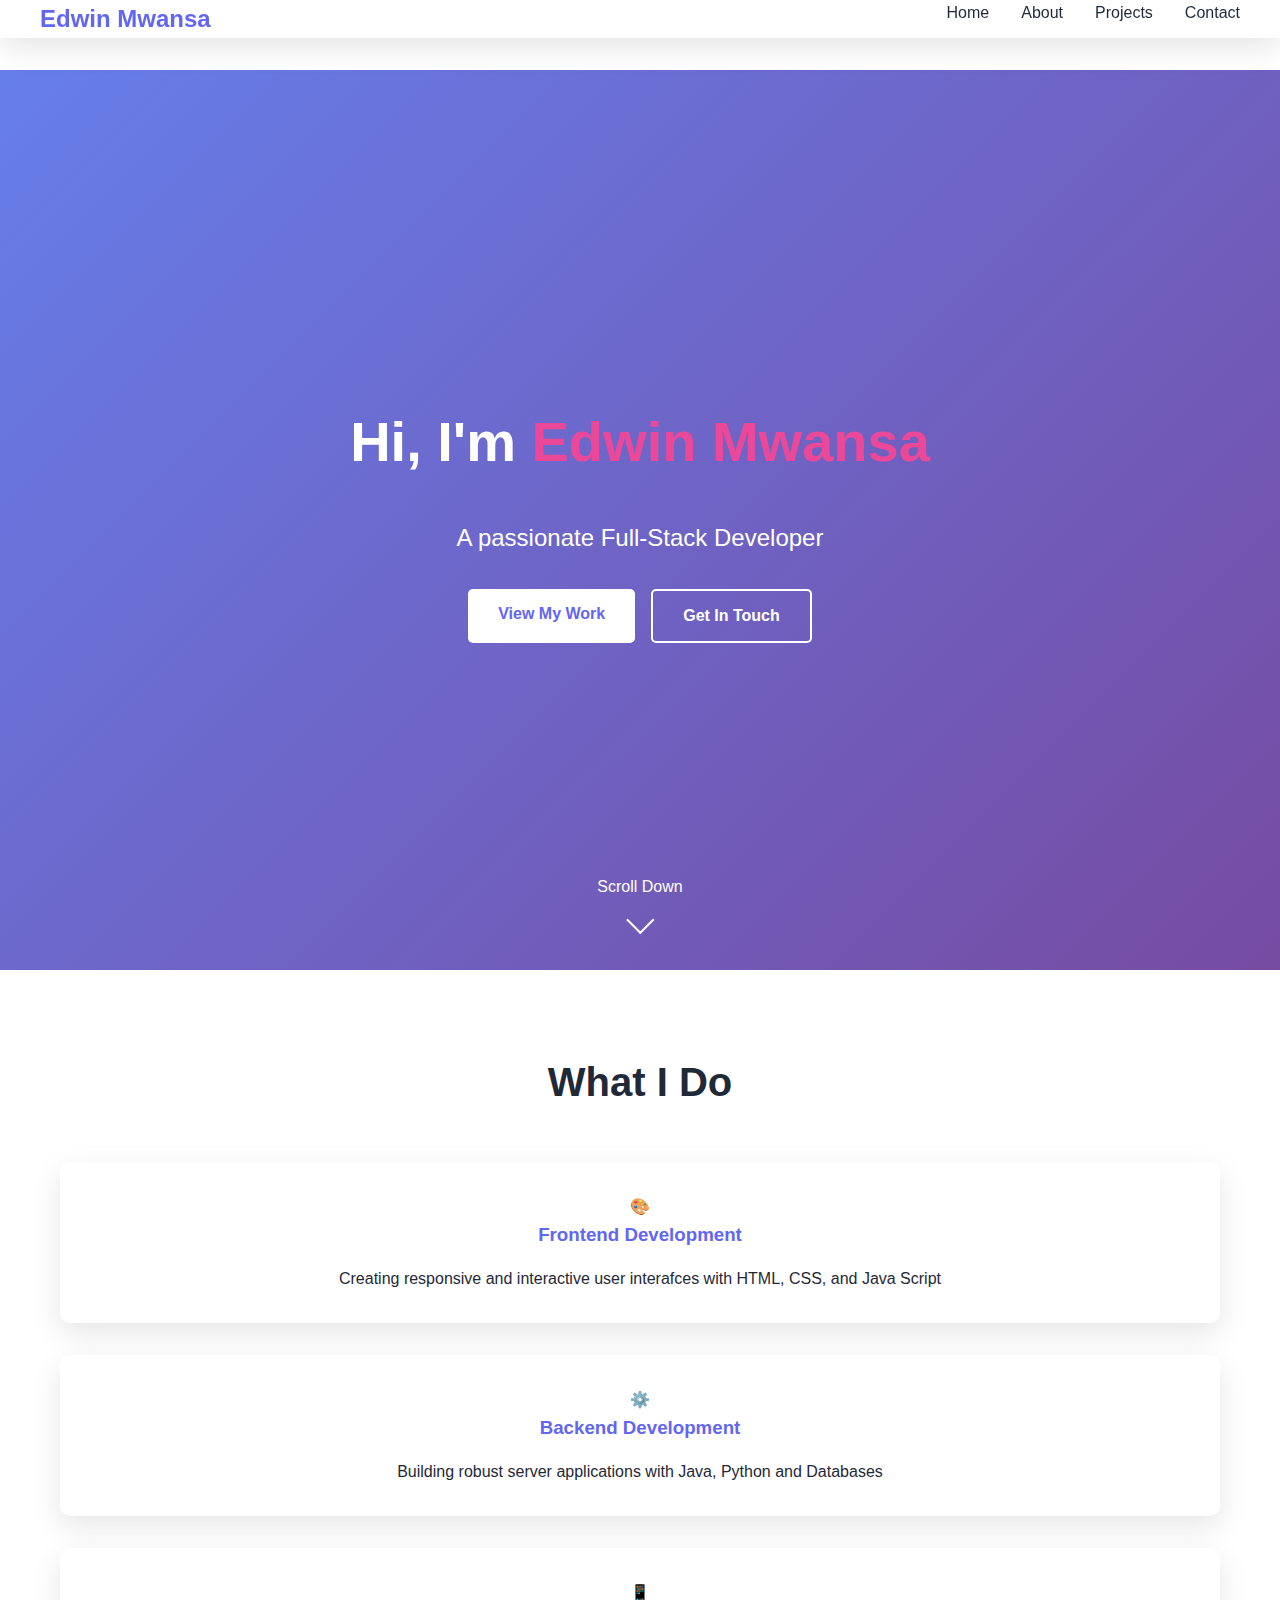
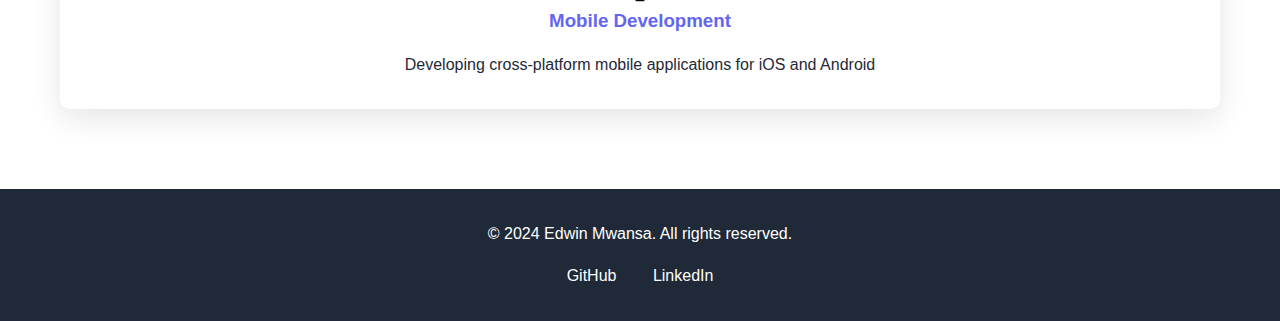
<file: index.html>
<!DOCTYPE html>
<html lang="en">
<head>    
    <meta charset="UTF-8">
    <meta name="viewport" content="width=device-width", initial-scale="1.0">
    <title>Edwin Mwansa - Portifolio</title>
    <link rel="stylesheet" href="css/style.css">
</head>
<body>
    <!-- Navigation -->
     <nav class="navbar">
        <div class="nav-container">
            <div class="logo">Edwin Mwansa</div>
            <ul class="nav-menu">
                <li><a href="index.html" class="nav-link">Home</a></li>
                <li><a href="about.html" class="nav-link">About</a></li>
                <li><a href="projects.html" class="nav-link">Projects</a></li>
                <li><a href="contact.html" class="nav-link">Contact</a></li>
            </ul>
            <div class="hamburger">
                <span class="bar"></span>
                <span class="bar"></span>
                <span class="bar"></span>
            </div>
        </div>
     </nav>

     <!-- Hero section -->
      <section class="hero">
        <div class="hero-content">
            <h1 class="hero-title">Hi, I'm <span class="highlight">Edwin Mwansa</span></h1>
            <p class="hero-subtitle">A passionate Full-Stack Developer</p>
            <div class="hero-buttons">
                <a href="projects.html" class="btn btn-primary">View My Work</a>
                <a href="contact.html" class="btn btn-secondary">Get In Touch</a>
            </div>
        </div>
        <div class="scroll-down">
            <span>Scroll Down</span>
            <div class="arrow"></div>
        </div>
      </section>

      <!-- Skills Preview Section -->
       <section class="skills-preview">
        <div class="container">
            <h2>What I Do</h2>
            <div class="skills-grid">
                <div class="skill-card">
                    <div class="skill-icon">🎨</div>
                    <h3>Frontend Development</h3>
                    <p>Creating responsive and interactive user interafces with HTML, CSS, and Java Script</p>
                </div>
                <div class="skill-card">
                    <div class="skill-icon">⚙️</div>
                    <h3>Backend Development</h3>
                    <p>Building robust server applications with Java, Python and Databases</p>
                </div>
                <div class="skill-card">
                    <div class="skill-icon">📱</div>
                    <h3>Mobile Development</h3>
                    <p>Developing cross-platform mobile applications for iOS and Android</p>
                </div>
            </div>
        </div>
       </section>

       <!-- Footer -->
        <footer class="footer">
            <div class="container">
                <p>&copy; 2024 Edwin Mwansa. All rights reserved.</p>
                <div class="social-links">
                    <a href="https://github.com/Biggae01" target="_blank">GitHub</a>
                    <a href="https://linkedin.com/in/yourusername" target="_blank">LinkedIn</a>
                </div>
            </div>
        </footer>

        <script src="js/script.js"></script>
</body>
</html>
</file>
<file: css/style.css>
/* Reset and Base Styles */
* {
    margin: 0;
    padding: 0;
    box-sizing: border-box;
}

:root {
    --primary-color: #6366f1;
    --secondary-color: #ec4899;
    --text-dark: #1f2937;
    --text-light: #6b7280;
    --white: #ffffff;
    --shadow: 0 10px 30px rgba(0, 0, 0, 0.1);
    --transition: all 0.3s ease ;
}

body {
    font-family: 'Segoe UI', 'Segoe UI', Tahoma, Geneva, Verdana, sans-serif;
    line-height: 1.6;
    color: var(--text-dark);
    overflow-x: hidden;
}

.container {
    max-width: 1200px;
    margin: 0 auto;
    padding: 0 20px;
}

/* Navigation */
.navbar {
    position: fixed;
    top: 0;
    width: 100%;
    background: var(--white);
    box-shadow: var(--shadow);
    z-index: 1000;
    transition: var(--transition);
}

.nav-container {
    max-width: 1200px;
    margin: 0 auto;
    display: flex;
    justify-content: space-between;
    align-items: 1rem 2rem;
}

.logo {
    font-size: 1.5rem;
    font-weight: bold;
    color: var(--primary-color);
}

.nav-menu {
    display: flex;
    list-style: none;
    gap: 2rem;
}

.nav-link {
    text-decoration: none;
    color: var(--text-dark);
    font-weight: 500;
    transition: var(--transition);
    position: relative;
}

.nav-link::after {
    content: '';
    position: absolute;
    bottom: -5px;
    left: 0;
    width: 0;
    height: 2px;
    background: var(--primary-color);
    transition: var(--transition);
}

.nav-link:hover::after {
    width: 100%;
}

.nav-link:hover {
    color: var(--primary-color);
}

/* Hamburger Menu */
.hamburger {
    display: none;
    flex-direction: column;
    cursor: pointer;
}

.bar {
    width: 25px;
    height: 3px;
    background: var(--text-dark);
    margin: 3px 0;
    transition: var(--transition);
}

/* Hero Section */
.hero {
    min-height: 100vh;
    display: flex;
    align-items: center;
    justify-content: center;
    background: linear-gradient(135deg,  #667eea 0%, #764ba2 100%);
    color: var(--white);
    text-align: center;
    padding: 2rem;
    margin-top: 70px;
    position: relative;
}

.hero-content {
    z-index: 1;
}

.hero-title {
    font-size: 3.5rem;
    margin-bottom: 2rem;
    animation: fadeInUp 1s ease;
}

.highlight {
    color: var(--secondary-color);
}

.hero-subtitle {
    font-size: 1.5rem;
    margin-bottom: 2rem;
    animation: fadeInUp 1s ease 0.2s backwards;
}

.hero-buttons {
    display: flex;
    gap: 1rem;
    justify-content: center;
    animation: fadeInUp 1s ease 0.4s backwards;
}

.btn {
    padding: 12px 30px;
    text-decoration: none;
    border-radius: 5px;
    font-weight: 600;
    transition: var(--transition);
    display: inline-block;
}

.btn-primary {
    background: var(--white);
    color: var(--primary-color);
}

.btn-primary:hover {
    transform: translate(-3px);
    box-shadow: 0 10px 20px rgba(0, 0, 0, 0.2);
}

.btn-secondary {
    background: transparent;
    color: var(--white);
    border: 2px solid var(--white);
}

.btn-secondary:hover {
    background: absolute;
    color: var(--primary-color);
}

/* Scroll Down Indicator */
.scroll-down {
    position: absolute;
    bottom: 30px;
    left: 50%;
    transform: translateX(-50%);
    animation: bounce 2s infinite;
}

.arrow {
    width: 20px;
    height: 20px;
    border-left: 2px solid var(--white);
    border-bottom: 2px solid var(--white);
    transform: rotate(-45deg);
    margin: 10px auto;
}

.skills-preview {
    padding: 80px 0;
    background: var(--bg-light);
}

.skills-preview h2 {
    text-align: center;
    font-size: 2.5rem;
    margin-bottom: 3rem;
    color: var(--text-dark);
}

.skills-grid {
    display: grid;
    grid-template-columns: repeat(auto-fit, minimax(300px, 1fr));
    gap: 2rem;
}

.skill-card {
    background: var(--white);
    padding: 2rem;
    border-radius: 10px;
    box-shadow: var(--shadow);
    transition: var(--transition);
    text-align: center;
}

.skill-card:hover {
    transform: translateY(-10px);
    box-shadow: 0 15p 40px rgba(0, 0, 0, 0.15);
}

.skills-icon {
    font-size: 3rem;
    margin-bottom: 1rem;
}

.skill-card h3 {
    margin-bottom: 1rem;
    color: var(--primary-color);
}

/* Footer */
.footer {
    background: var(--text-dark);
    color: var(--white);
    padding: 2rem 0;
    text-align: center;
}

.social-links {
    margin-top: 1rem;
}

.social-links a {
    color: var(--white);
    text-decoration: none;
    margin: 0 1rem;
    transition: var(--transition);
}

.social-links a:hover {
    color: var(--primary-color);
}

/* Animations */
@keyframes fadeInUp {
    from {
        opacity: 0;
        transform: translateY(30px);
    }
    to {
       opacity: 1;
       transform: translateY(0); 
    }
}

@keyframes bounce {
    0%, 20%, 50%, 80%, 100% {
        transform: translateX(-50%) translateY(0);
    }
    40% {
        transform: translateX(-50%) translateY(-10px);
    }
    60% {
        transform: translateX(-50%) translateY(-5px);
    }
}

/* Responsive Design */
@media (max-width: 768px) {
    .nav-menu {
        position: fixed;
        left: -100%;
        top: 70px;
        flex-direction: column;
        background: var(--white);
        width: 100%;
        text-align: center;
        padding: 2rem 0;
    }

    .nav-menu.active {
        left: 0;
    }

    .hamburger {
        display: flex;
    }

    .hamburger.active .bar:nth-child(1) {
        transform: rotate(45deg) translate(8px, 6px);
    }

    .hamburger.active .bar:nth-child(2) {
        opacity: 0;
    }

    .hamburger.active .bar:nth-child(3) {
        transform: rotate(-45deg) translate(8px, -6px);
    }
    
    .hero-title {
        font-size: 2.5rem;
    }

    .hero-subtitle {
        font-size: 1.2rem;
    }

    .hero-buttons {
        flex-direction: column;
        gap: 1rem;
    }

}
</file>
